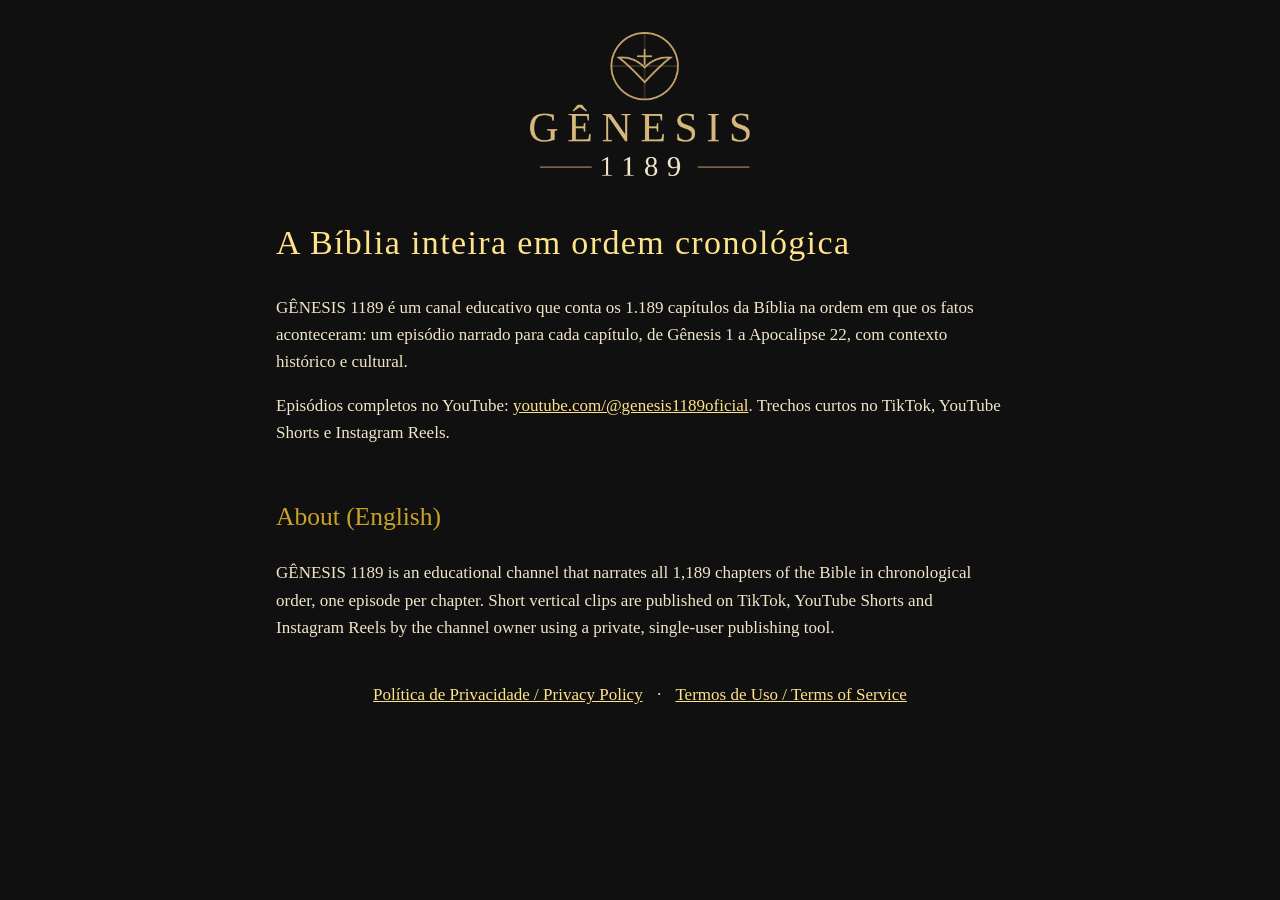
<file: index.html>
<!doctype html>
<html lang="pt-BR">
<head>
<meta charset="utf-8"><meta name="viewport" content="width=device-width, initial-scale=1">
<title>GÊNESIS 1189</title>
<link rel="stylesheet" href="estilo.css">
</head>
<body><main>
<header><img src="logo.png" alt="GÊNESIS 1189"></header>
<h1>A Bíblia inteira em ordem cronológica</h1>
<p>GÊNESIS 1189 é um canal educativo que conta os 1.189 capítulos da Bíblia na ordem em que os fatos aconteceram:
um episódio narrado para cada capítulo, de Gênesis 1 a Apocalipse 22, com contexto histórico e cultural.</p>
<p>Episódios completos no YouTube:
<a href="https://www.youtube.com/@genesis1189oficial">youtube.com/@genesis1189oficial</a>.
Trechos curtos no TikTok, YouTube Shorts e Instagram Reels.</p>
<h2>About (English)</h2>
<p>GÊNESIS 1189 is an educational channel that narrates all 1,189 chapters of the Bible in chronological order, one
episode per chapter. Short vertical clips are published on TikTok, YouTube Shorts and Instagram Reels by the channel
owner using a private, single-user publishing tool.</p>
<nav><a href="privacidade/">Política de Privacidade / Privacy Policy</a> ·
<a href="termos/">Termos de Uso / Terms of Service</a></nav>
</main></body>
</html>
</file>
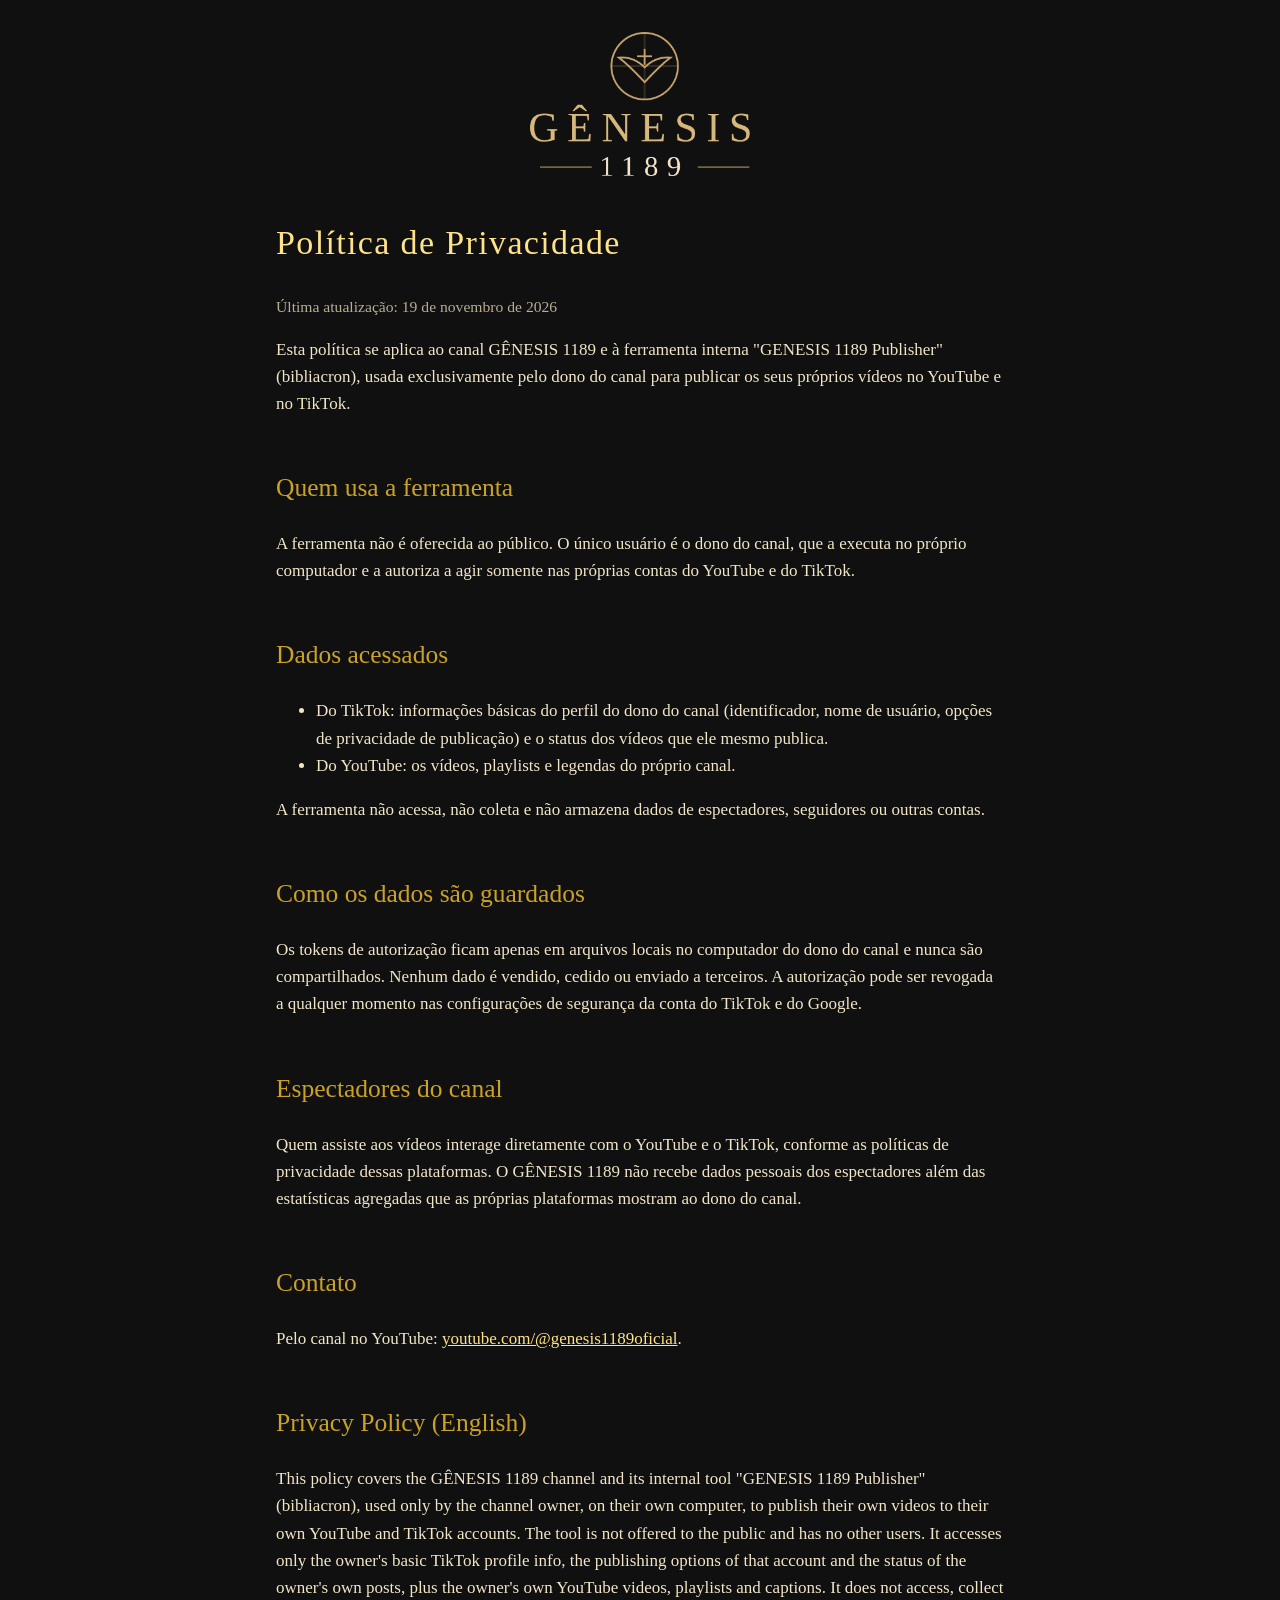
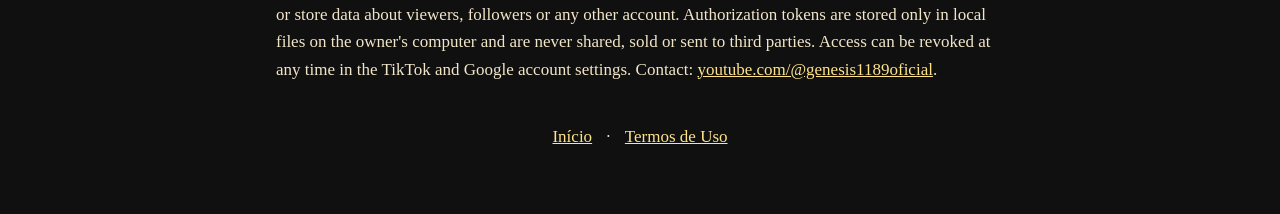
<file: privacidade/index.html>
<!doctype html>
<html lang="pt-BR">
<head>
<meta charset="utf-8"><meta name="viewport" content="width=device-width, initial-scale=1">
<title>Política de Privacidade · GÊNESIS 1189</title>
<link rel="stylesheet" href="../estilo.css">
</head>
<body><main>
<header><a href="../"><img src="../logo.png" alt="GÊNESIS 1189"></a></header>
<h1>Política de Privacidade</h1>
<p class="muted">Última atualização: 19 de novembro de 2026</p>

<p>Esta política se aplica ao canal GÊNESIS 1189 e à ferramenta interna "GENESIS 1189 Publisher" (bibliacron),
usada exclusivamente pelo dono do canal para publicar os seus próprios vídeos no YouTube e no TikTok.</p>

<h2>Quem usa a ferramenta</h2>
<p>A ferramenta não é oferecida ao público. O único usuário é o dono do canal, que a executa no próprio computador e a
autoriza a agir somente nas próprias contas do YouTube e do TikTok.</p>

<h2>Dados acessados</h2>
<ul>
<li>Do TikTok: informações básicas do perfil do dono do canal (identificador, nome de usuário, opções de privacidade
de publicação) e o status dos vídeos que ele mesmo publica.</li>
<li>Do YouTube: os vídeos, playlists e legendas do próprio canal.</li>
</ul>
<p>A ferramenta não acessa, não coleta e não armazena dados de espectadores, seguidores ou outras contas.</p>

<h2>Como os dados são guardados</h2>
<p>Os tokens de autorização ficam apenas em arquivos locais no computador do dono do canal e nunca são compartilhados.
Nenhum dado é vendido, cedido ou enviado a terceiros. A autorização pode ser revogada a qualquer momento nas
configurações de segurança da conta do TikTok e do Google.</p>

<h2>Espectadores do canal</h2>
<p>Quem assiste aos vídeos interage diretamente com o YouTube e o TikTok, conforme as políticas de privacidade dessas
plataformas. O GÊNESIS 1189 não recebe dados pessoais dos espectadores além das estatísticas agregadas que as próprias
plataformas mostram ao dono do canal.</p>

<h2>Contato</h2>
<p>Pelo canal no YouTube: <a href="https://www.youtube.com/@genesis1189oficial">youtube.com/@genesis1189oficial</a>.</p>

<h2>Privacy Policy (English)</h2>
<p>This policy covers the GÊNESIS 1189 channel and its internal tool "GENESIS 1189 Publisher" (bibliacron), used only
by the channel owner, on their own computer, to publish their own videos to their own YouTube and TikTok accounts.
The tool is not offered to the public and has no other users. It accesses only the owner's basic TikTok profile info,
the publishing options of that account and the status of the owner's own posts, plus the owner's own YouTube videos,
playlists and captions. It does not access, collect or store data about viewers, followers or any other account.
Authorization tokens are stored only in local files on the owner's computer and are never shared, sold or sent to
third parties. Access can be revoked at any time in the TikTok and Google account settings.
Contact: <a href="https://www.youtube.com/@genesis1189oficial">youtube.com/@genesis1189oficial</a>.</p>
<nav><a href="../">Início</a> · <a href="../termos/">Termos de Uso</a></nav>
</main></body>
</html>
</file>
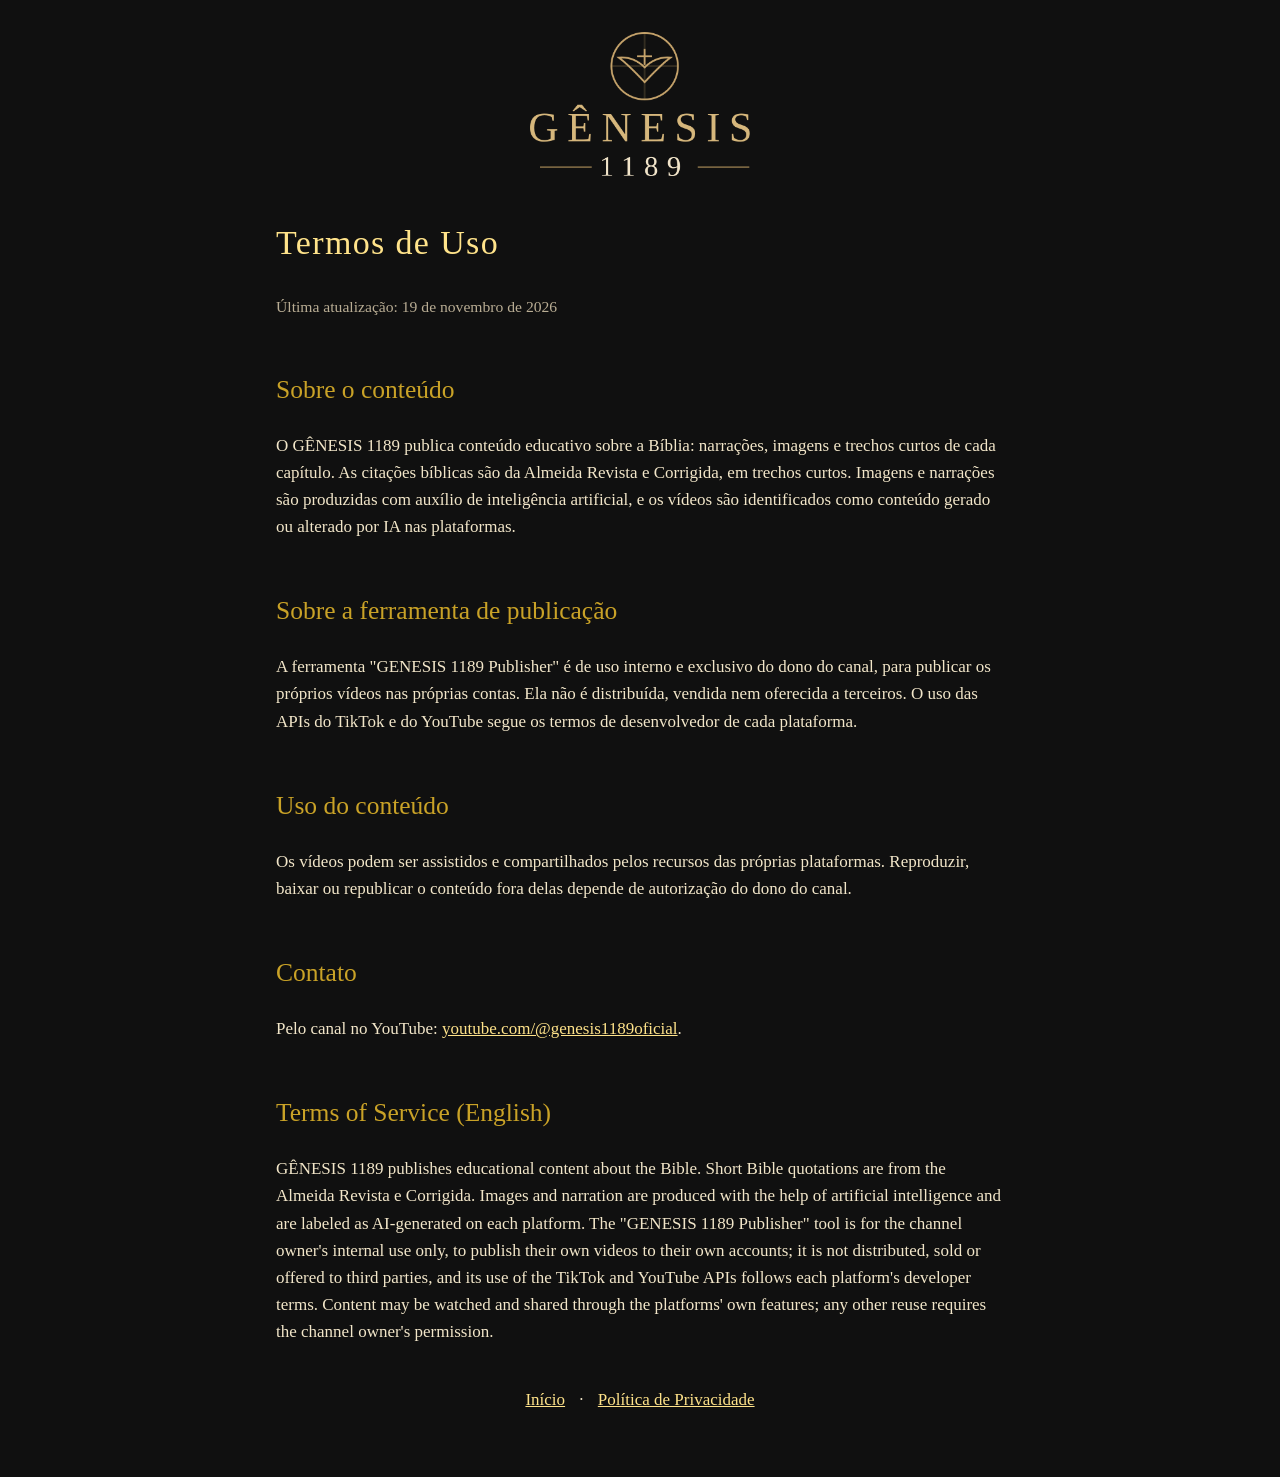
<file: termos/index.html>
<!doctype html>
<html lang="pt-BR">
<head>
<meta charset="utf-8"><meta name="viewport" content="width=device-width, initial-scale=1">
<title>Termos de Uso · GÊNESIS 1189</title>
<link rel="stylesheet" href="../estilo.css">
</head>
<body><main>
<header><a href="../"><img src="../logo.png" alt="GÊNESIS 1189"></a></header>
<h1>Termos de Uso</h1>
<p class="muted">Última atualização: 19 de novembro de 2026</p>

<h2>Sobre o conteúdo</h2>
<p>O GÊNESIS 1189 publica conteúdo educativo sobre a Bíblia: narrações, imagens e trechos curtos de cada capítulo.
As citações bíblicas são da Almeida Revista e Corrigida, em trechos curtos. Imagens e narrações são produzidas com
auxílio de inteligência artificial, e os vídeos são identificados como conteúdo gerado ou alterado por IA nas
plataformas.</p>

<h2>Sobre a ferramenta de publicação</h2>
<p>A ferramenta "GENESIS 1189 Publisher" é de uso interno e exclusivo do dono do canal, para publicar os próprios
vídeos nas próprias contas. Ela não é distribuída, vendida nem oferecida a terceiros. O uso das APIs do TikTok e do
YouTube segue os termos de desenvolvedor de cada plataforma.</p>

<h2>Uso do conteúdo</h2>
<p>Os vídeos podem ser assistidos e compartilhados pelos recursos das próprias plataformas. Reproduzir, baixar ou
republicar o conteúdo fora delas depende de autorização do dono do canal.</p>

<h2>Contato</h2>
<p>Pelo canal no YouTube: <a href="https://www.youtube.com/@genesis1189oficial">youtube.com/@genesis1189oficial</a>.</p>

<h2>Terms of Service (English)</h2>
<p>GÊNESIS 1189 publishes educational content about the Bible. Short Bible quotations are from the Almeida Revista e
Corrigida. Images and narration are produced with the help of artificial intelligence and are labeled as AI-generated
on each platform. The "GENESIS 1189 Publisher" tool is for the channel owner's internal use only, to publish their own
videos to their own accounts; it is not distributed, sold or offered to third parties, and its use of the TikTok and
YouTube APIs follows each platform's developer terms. Content may be watched and shared through the platforms' own
features; any other reuse requires the channel owner's permission.</p>
<nav><a href="../">Início</a> · <a href="../privacidade/">Política de Privacidade</a></nav>
</main></body>
</html>
</file>
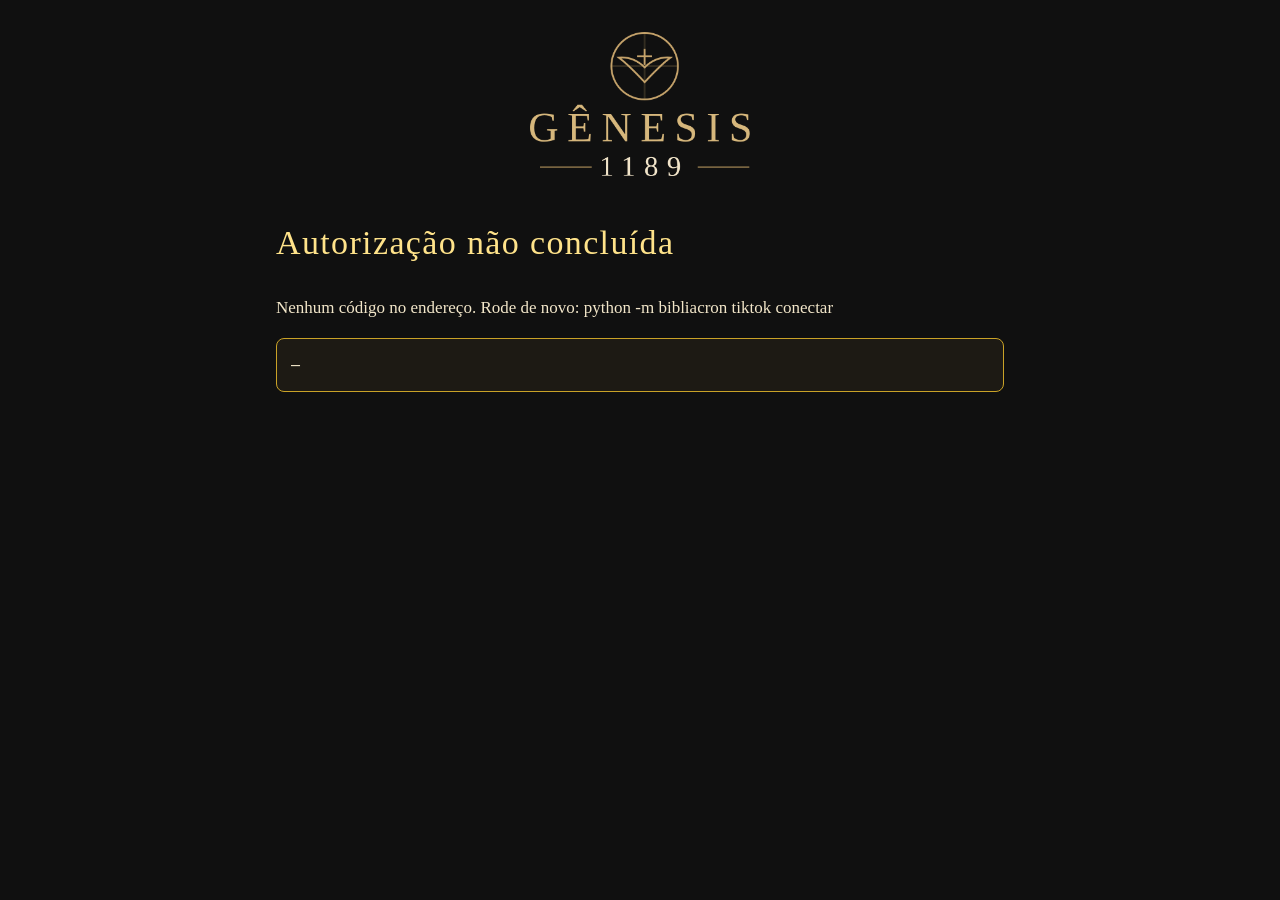
<file: callback.html>
<!doctype html>
<html lang="pt-BR">
<head>
<meta charset="utf-8"><meta name="viewport" content="width=device-width, initial-scale=1">
<meta name="robots" content="noindex">
<title>Autorização · GÊNESIS 1189</title>
<link rel="stylesheet" href="estilo.css">
</head>
<body><main>
<header><img src="logo.png" alt="GÊNESIS 1189"></header>
<h1 id="titulo">Autorização do TikTok</h1>
<p id="instrucao">Copie o código abaixo e cole no terminal, onde o programa está esperando.</p>
<div class="codigo" id="codigo">—</div>
<button id="copiar" type="button">Copiar código</button>
<p class="muted" id="estado"></p>
<script>
  // Esta página não envia nada a lugar nenhum: só mostra o código que o TikTok colocou no endereço.
  var p = new URLSearchParams(window.location.search);
  var codigo = p.get("code"), erro = p.get("error");
  var caixa = document.getElementById("codigo");
  if (codigo) {
    caixa.textContent = codigo;
  } else {
    document.getElementById("titulo").textContent = "Autorização não concluída";
    document.getElementById("instrucao").textContent = erro
      ? "O TikTok respondeu: " + erro + " " + (p.get("error_description") || "")
      : "Nenhum código no endereço. Rode de novo: python -m bibliacron tiktok conectar";
    document.getElementById("copiar").style.display = "none";
  }
  document.getElementById("copiar").onclick = function () {
    navigator.clipboard.writeText(codigo).then(function () {
      document.getElementById("estado").textContent = "Copiado.";
    });
  };
</script>
</main></body>
</html>
</file>
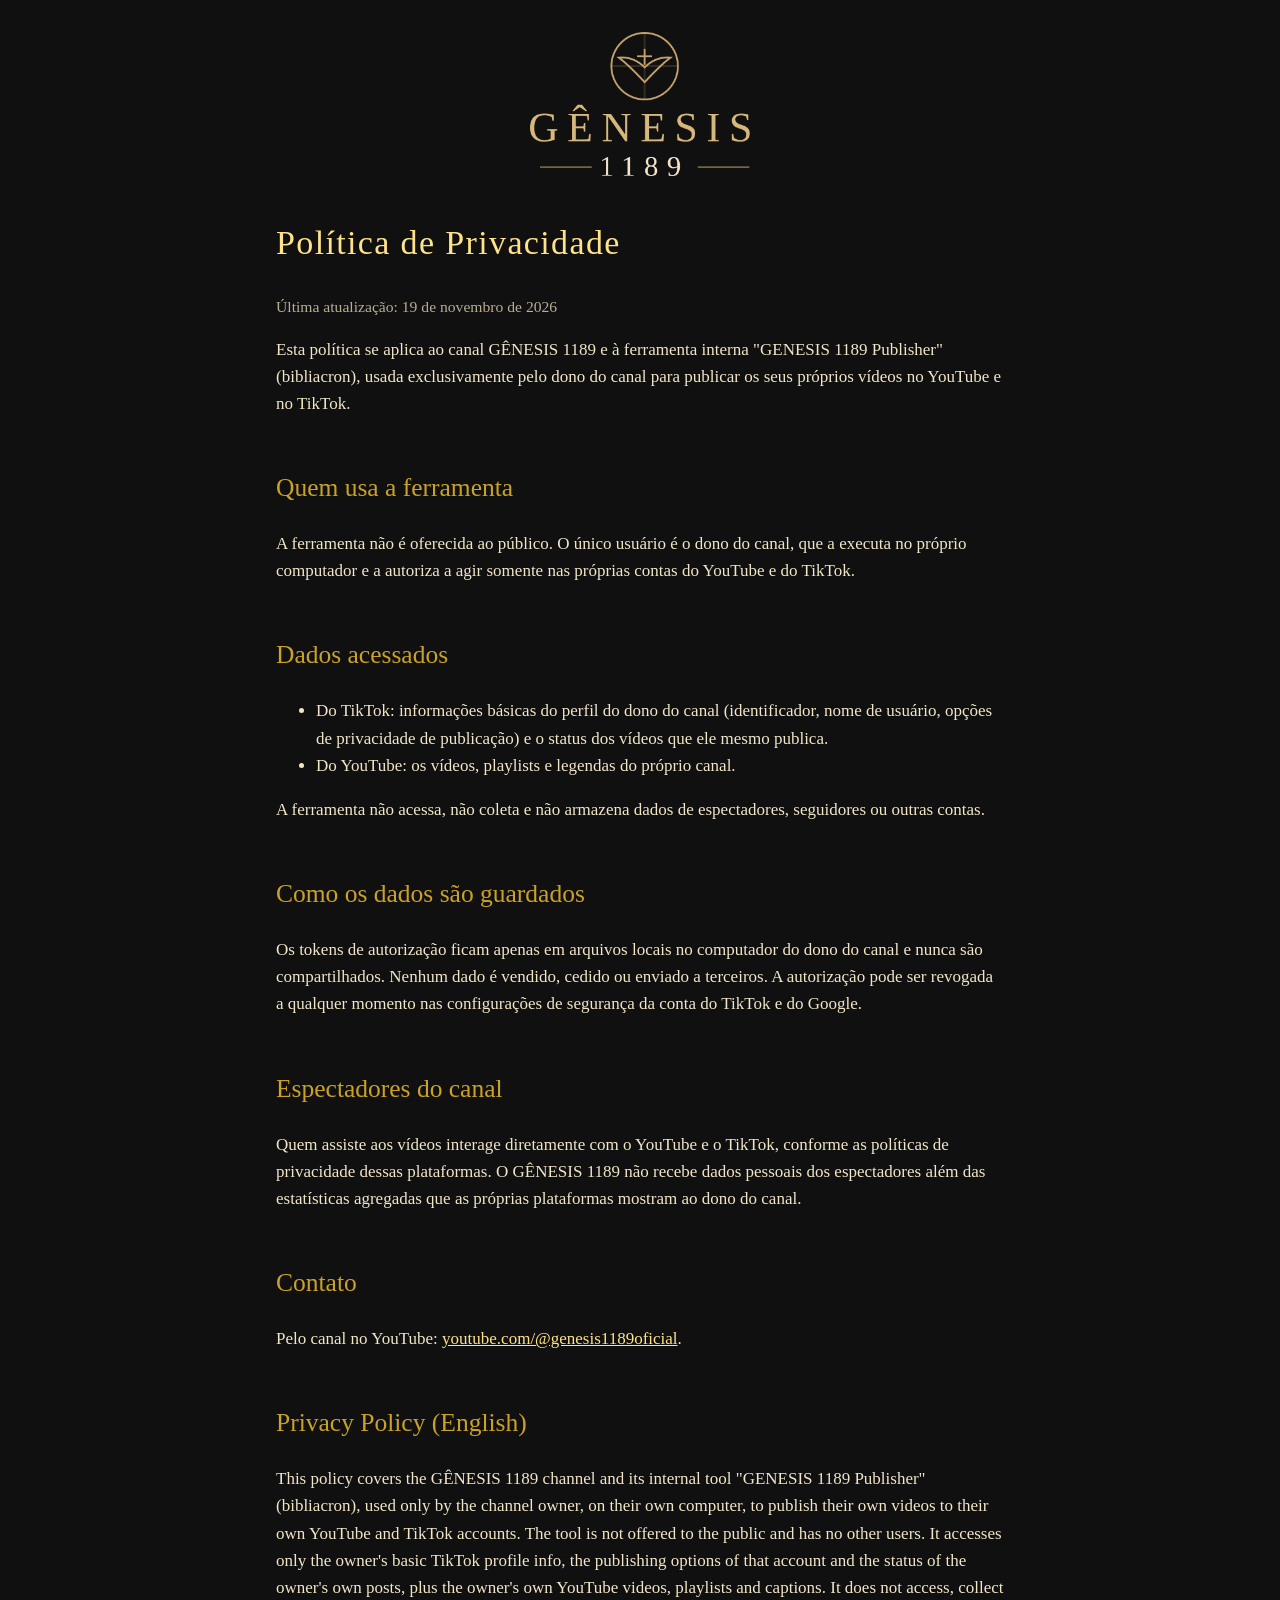
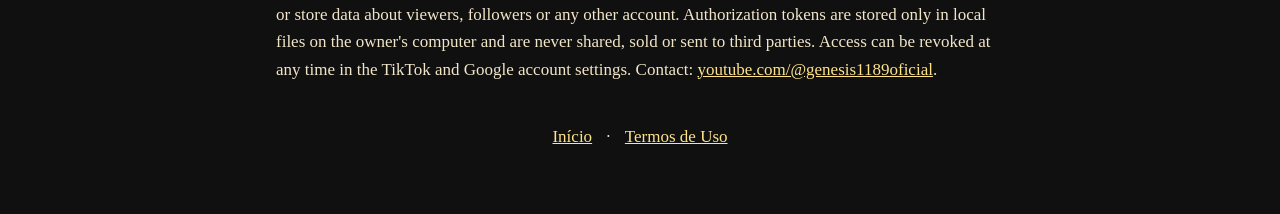
<file: privacidade.html>
<!doctype html>
<html lang="pt-BR">
<head>
<meta charset="utf-8"><meta name="viewport" content="width=device-width, initial-scale=1">
<title>Política de Privacidade · GÊNESIS 1189</title>
<link rel="stylesheet" href="estilo.css">
</head>
<body><main>
<header><a href="index.html"><img src="logo.png" alt="GÊNESIS 1189"></a></header>
<h1>Política de Privacidade</h1>
<p class="muted">Última atualização: 19 de novembro de 2026</p>

<p>Esta política se aplica ao canal GÊNESIS 1189 e à ferramenta interna "GENESIS 1189 Publisher" (bibliacron),
usada exclusivamente pelo dono do canal para publicar os seus próprios vídeos no YouTube e no TikTok.</p>

<h2>Quem usa a ferramenta</h2>
<p>A ferramenta não é oferecida ao público. O único usuário é o dono do canal, que a executa no próprio computador e a
autoriza a agir somente nas próprias contas do YouTube e do TikTok.</p>

<h2>Dados acessados</h2>
<ul>
<li>Do TikTok: informações básicas do perfil do dono do canal (identificador, nome de usuário, opções de privacidade
de publicação) e o status dos vídeos que ele mesmo publica.</li>
<li>Do YouTube: os vídeos, playlists e legendas do próprio canal.</li>
</ul>
<p>A ferramenta não acessa, não coleta e não armazena dados de espectadores, seguidores ou outras contas.</p>

<h2>Como os dados são guardados</h2>
<p>Os tokens de autorização ficam apenas em arquivos locais no computador do dono do canal e nunca são compartilhados.
Nenhum dado é vendido, cedido ou enviado a terceiros. A autorização pode ser revogada a qualquer momento nas
configurações de segurança da conta do TikTok e do Google.</p>

<h2>Espectadores do canal</h2>
<p>Quem assiste aos vídeos interage diretamente com o YouTube e o TikTok, conforme as políticas de privacidade dessas
plataformas. O GÊNESIS 1189 não recebe dados pessoais dos espectadores além das estatísticas agregadas que as próprias
plataformas mostram ao dono do canal.</p>

<h2>Contato</h2>
<p>Pelo canal no YouTube: <a href="https://www.youtube.com/@genesis1189oficial">youtube.com/@genesis1189oficial</a>.</p>

<h2>Privacy Policy (English)</h2>
<p>This policy covers the GÊNESIS 1189 channel and its internal tool "GENESIS 1189 Publisher" (bibliacron), used only
by the channel owner, on their own computer, to publish their own videos to their own YouTube and TikTok accounts.
The tool is not offered to the public and has no other users. It accesses only the owner's basic TikTok profile info,
the publishing options of that account and the status of the owner's own posts, plus the owner's own YouTube videos,
playlists and captions. It does not access, collect or store data about viewers, followers or any other account.
Authorization tokens are stored only in local files on the owner's computer and are never shared, sold or sent to
third parties. Access can be revoked at any time in the TikTok and Google account settings.
Contact: <a href="https://www.youtube.com/@genesis1189oficial">youtube.com/@genesis1189oficial</a>.</p>
<nav><a href="index.html">Início</a> · <a href="termos.html">Termos de Uso</a></nav>
</main></body>
</html>
</file>
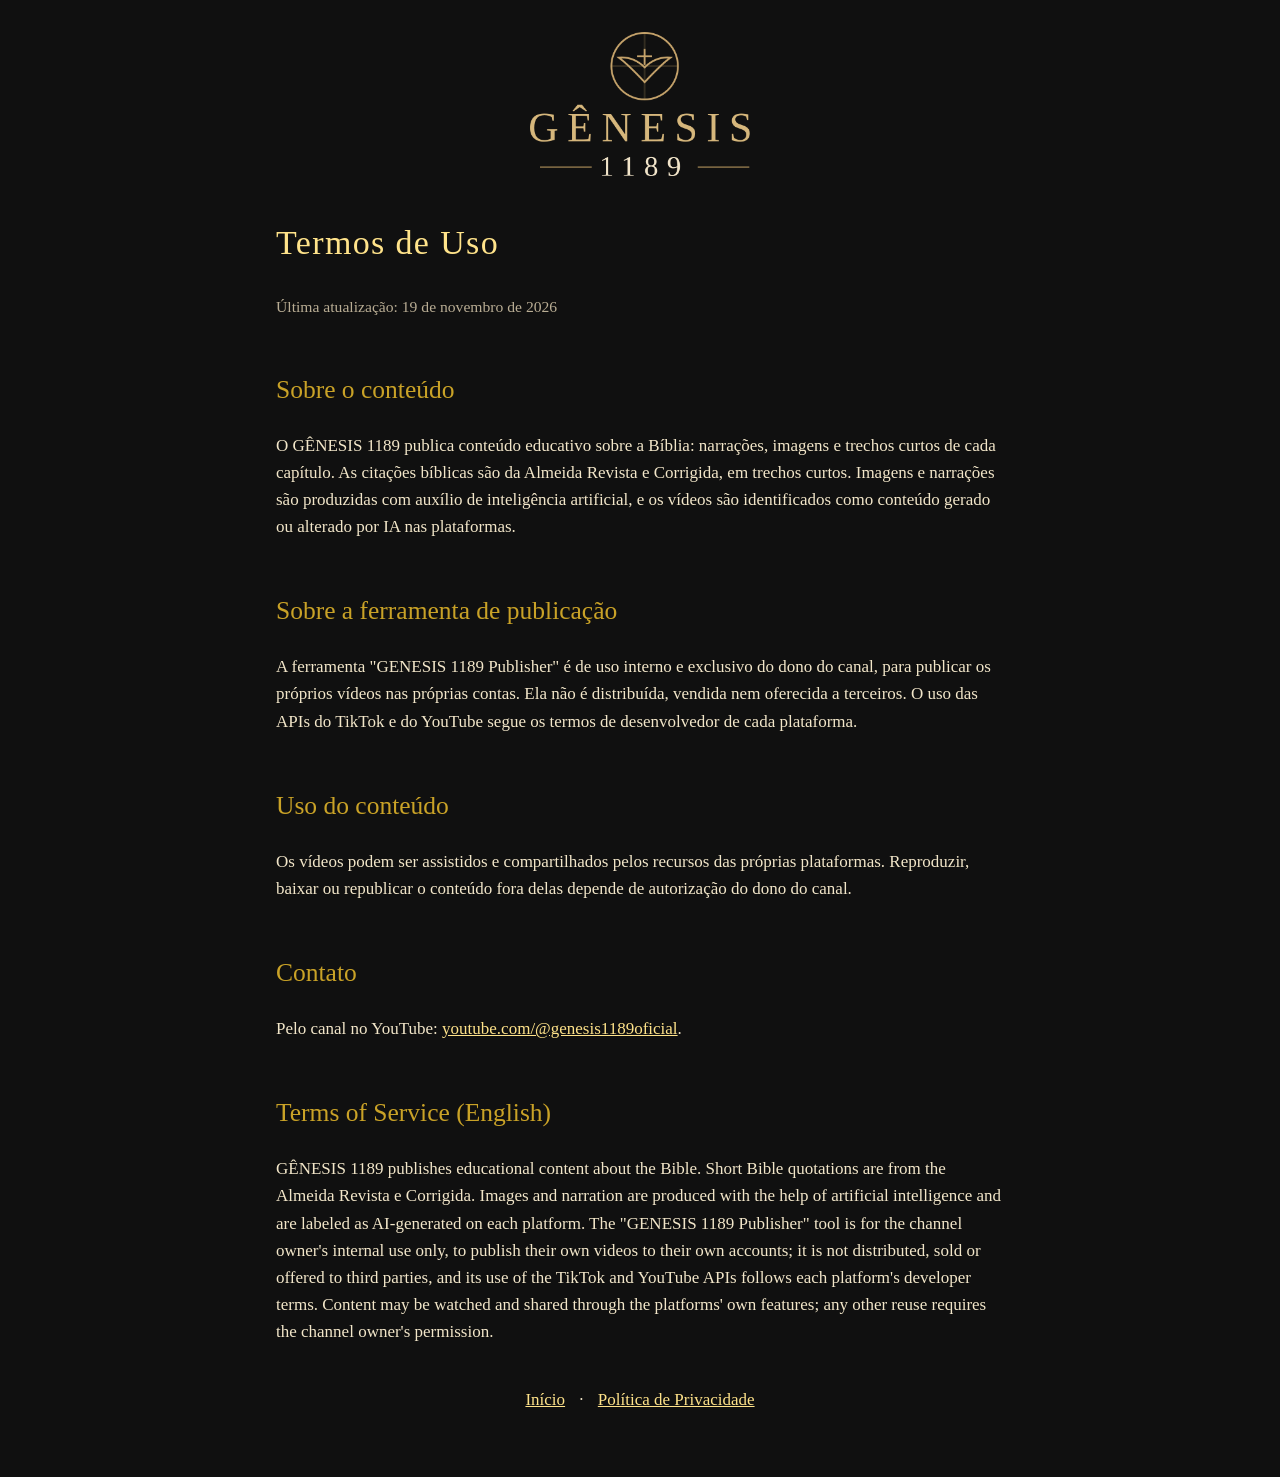
<file: termos.html>
<!doctype html>
<html lang="pt-BR">
<head>
<meta charset="utf-8"><meta name="viewport" content="width=device-width, initial-scale=1">
<title>Termos de Uso · GÊNESIS 1189</title>
<link rel="stylesheet" href="estilo.css">
</head>
<body><main>
<header><a href="index.html"><img src="logo.png" alt="GÊNESIS 1189"></a></header>
<h1>Termos de Uso</h1>
<p class="muted">Última atualização: 19 de novembro de 2026</p>

<h2>Sobre o conteúdo</h2>
<p>O GÊNESIS 1189 publica conteúdo educativo sobre a Bíblia: narrações, imagens e trechos curtos de cada capítulo.
As citações bíblicas são da Almeida Revista e Corrigida, em trechos curtos. Imagens e narrações são produzidas com
auxílio de inteligência artificial, e os vídeos são identificados como conteúdo gerado ou alterado por IA nas
plataformas.</p>

<h2>Sobre a ferramenta de publicação</h2>
<p>A ferramenta "GENESIS 1189 Publisher" é de uso interno e exclusivo do dono do canal, para publicar os próprios
vídeos nas próprias contas. Ela não é distribuída, vendida nem oferecida a terceiros. O uso das APIs do TikTok e do
YouTube segue os termos de desenvolvedor de cada plataforma.</p>

<h2>Uso do conteúdo</h2>
<p>Os vídeos podem ser assistidos e compartilhados pelos recursos das próprias plataformas. Reproduzir, baixar ou
republicar o conteúdo fora delas depende de autorização do dono do canal.</p>

<h2>Contato</h2>
<p>Pelo canal no YouTube: <a href="https://www.youtube.com/@genesis1189oficial">youtube.com/@genesis1189oficial</a>.</p>

<h2>Terms of Service (English)</h2>
<p>GÊNESIS 1189 publishes educational content about the Bible. Short Bible quotations are from the Almeida Revista e
Corrigida. Images and narration are produced with the help of artificial intelligence and are labeled as AI-generated
on each platform. The "GENESIS 1189 Publisher" tool is for the channel owner's internal use only, to publish their own
videos to their own accounts; it is not distributed, sold or offered to third parties, and its use of the TikTok and
YouTube APIs follows each platform's developer terms. Content may be watched and shared through the platforms' own
features; any other reuse requires the channel owner's permission.</p>
<nav><a href="index.html">Início</a> · <a href="privacidade.html">Política de Privacidade</a></nav>
</main></body>
</html>
</file>
<file: estilo.css>
:root { --fundo: #101010; --texto: #f2e6c9; --ouro: #c9a227; --claro: #ffe38a; --cinza: #b9ad94; }
* { box-sizing: border-box; }
body { margin: 0; background: var(--fundo); color: var(--texto); font: 17px/1.6 Georgia, "Times New Roman", serif; }
main { max-width: 760px; margin: 0 auto; padding: 32px 16px 64px; }
header { text-align: center; margin-bottom: 32px; }
header img { width: 220px; max-width: 70%; }
h1 { color: var(--claro); font-weight: normal; letter-spacing: .04em; }
h2 { color: var(--ouro); font-weight: normal; margin-top: 2em; }
a { color: var(--claro); }
.muted { color: var(--cinza); font-size: .92em; }
nav { text-align: center; margin-top: 40px; }
nav a { margin: 0 10px; }
.codigo { background: #1d1a14; border: 1px solid var(--ouro); border-radius: 8px; padding: 14px; word-break: break-all;
  font-family: Consolas, monospace; font-size: 15px; }
button { background: var(--ouro); color: #101010; border: 0; border-radius: 8px; padding: 10px 18px; font-size: 16px;
  cursor: pointer; margin-top: 12px; }
</file>
